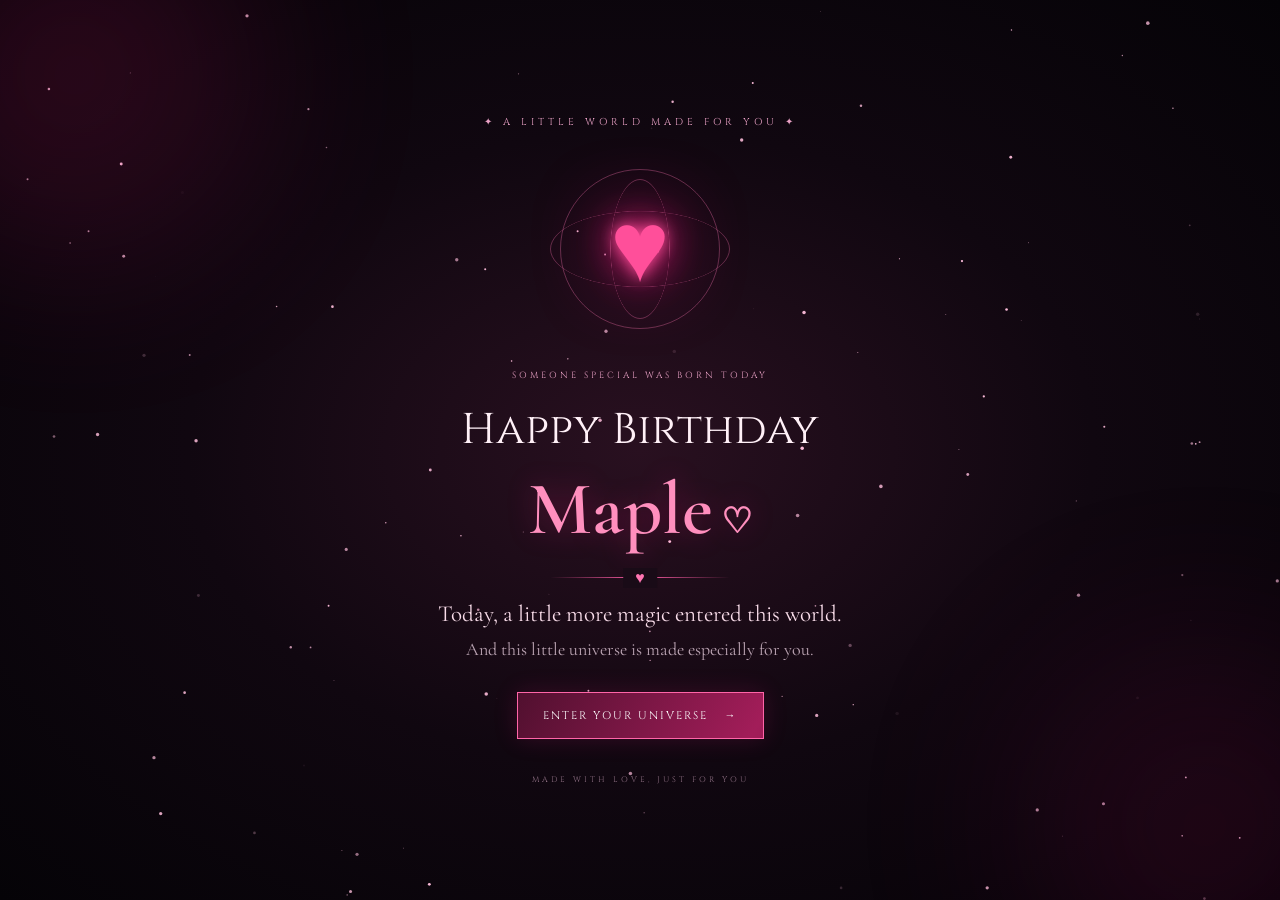
<file: index.html>
<!DOCTYPE html>
<html lang="en">
<head>
  <meta charset="UTF-8">
  <meta name="viewport" content="width=device-width, initial-scale=1.0">
  <title>For Maple ♡</title>
  <link rel="stylesheet" href="style.css">
</head>
<body>

  <canvas id="stars"></canvas>

  <div class="glow glow-one"></div>
  <div class="glow glow-two"></div>

  <main class="welcome-card">

    <p class="top-badge">✦ A LITTLE WORLD MADE FOR YOU ✦</p>

    <div class="heart-container">
      <div class="heart-orbit orbit-one"></div>
      <div class="heart-orbit orbit-two"></div>
      <div class="heart-orbit orbit-three"></div>
      <span class="heart">♥</span>
    </div>

    <p class="eyebrow">SOMEONE SPECIAL WAS BORN TODAY</p>

    <h1>Happy Birthday</h1>
    <h2 class="name">Maple<span>♡</span></h2>

    <div class="divider"><span>♥</span></div>

    <p class="message">
      Today, a little more magic entered this world.
    </p>

    <p class="birthday-note">
      And this little universe is made especially for you.
    </p>

    <button id="enterButton" class="enter-button">
      ENTER YOUR UNIVERSE <span>→</span>
    </button>

    <p class="bottom-note">MADE WITH LOVE, JUST FOR YOU</p>

  </main>

  <div id="transitionOverlay" class="transition-overlay">
    <div class="transition-heart">♥</div>
    <p>YOUR UNIVERSE AWAITS</p>
    <h2>Welcome, Maple</h2>
    <span>Opening your little world...</span>
  </div>

  <script src="script.js"></script>
</body>
</html>
</file>
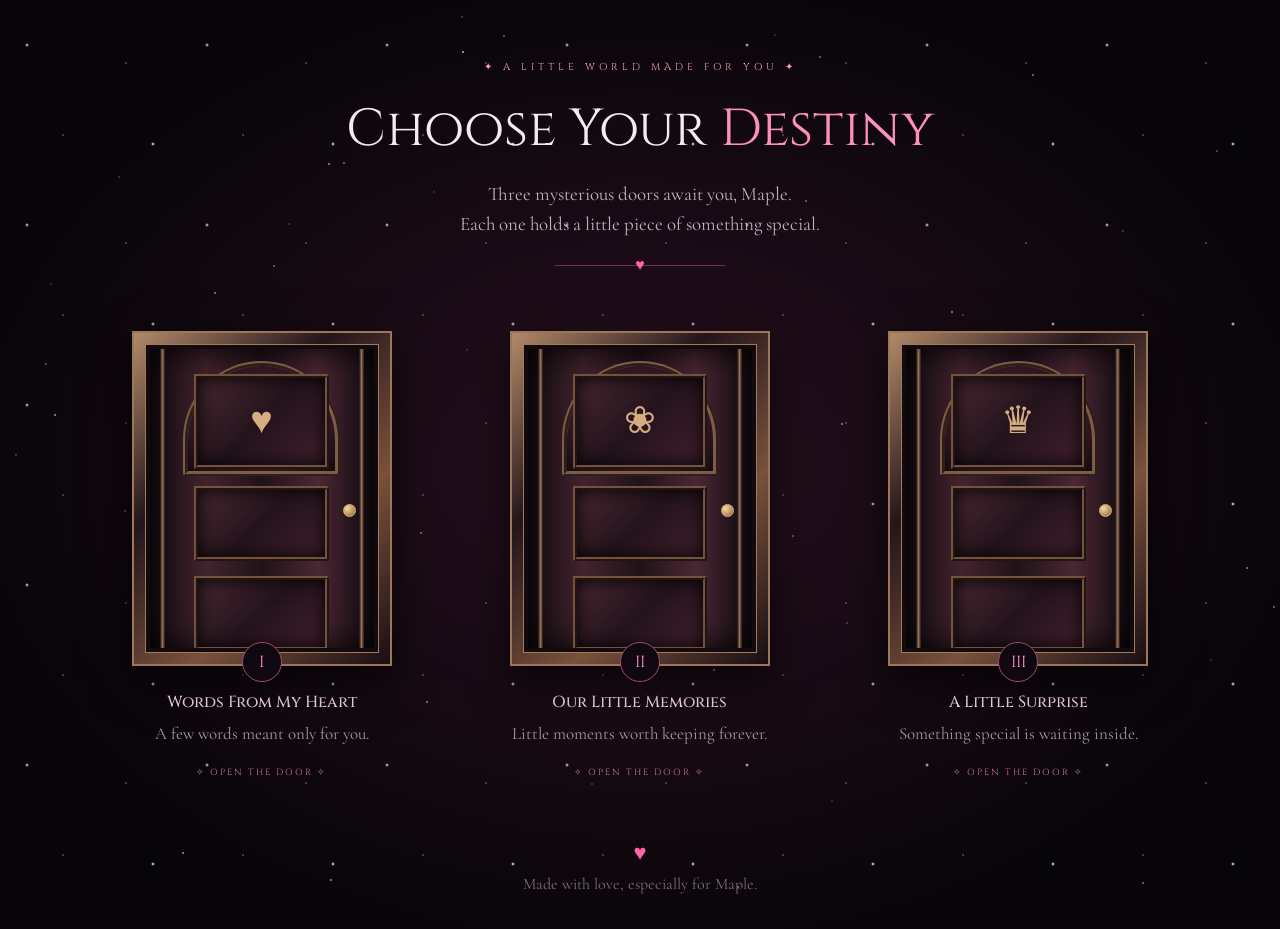
<file: page2.html>
<!DOCTYPE html>
<html lang="en">
<head>
  <meta charset="UTF-8">
  <meta name="viewport" content="width=device-width, initial-scale=1.0">
  <title>Maple's Secret World ♡</title>
  <link rel="stylesheet" href="page2.css">
</head>
<body>

  <div class="stars" id="stars"></div>

  <header class="intro">
    <p class="eyebrow">✦ A LITTLE WORLD MADE FOR YOU ✦</p>
    <h1>Choose Your <span>Destiny</span></h1>
    <p class="subtitle">
      Three mysterious doors await you, Maple.<br>
      Each one holds a little piece of something special.
    </p>
    <div class="divider">♥</div>
  </header>

  <main class="doors-container">

    <button class="door-card" data-door="heart">
      <div class="door-frame">
        <div class="door">
          <div class="door-arch"></div>
          <div class="door-panel panel-top">♥</div>
          <div class="door-panel panel-middle"></div>
          <div class="door-panel panel-bottom"></div>
          <div class="door-handle"></div>
        </div>
        <div class="door-number">I</div>
      </div>
      <h2>Words From My Heart</h2>
      <p>A few words meant only for you.</p>
      <span class="door-hint">✧ OPEN THE DOOR ✧</span>
    </button>

    <button class="door-card" data-door="memories">
      <div class="door-frame">
        <div class="door">
          <div class="door-arch"></div>
          <div class="door-panel panel-top">❀</div>
          <div class="door-panel panel-middle"></div>
          <div class="door-panel panel-bottom"></div>
          <div class="door-handle"></div>
        </div>
        <div class="door-number">II</div>
      </div>
      <h2>Our Little Memories</h2>
      <p>Little moments worth keeping forever.</p>
      <span class="door-hint">✧ OPEN THE DOOR ✧</span>
    </button>

    <button class="door-card" data-door="surprise">
      <div class="door-frame">
        <div class="door">
          <div class="door-arch"></div>
          <div class="door-panel panel-top">♛</div>
          <div class="door-panel panel-middle"></div>
          <div class="door-panel panel-bottom"></div>
          <div class="door-handle"></div>
        </div>
        <div class="door-number">III</div>
      </div>
      <h2>A Little Surprise</h2>
      <p>Something special is waiting inside.</p>
      <span class="door-hint">✧ OPEN THE DOOR ✧</span>
    </button>

  </main>

  <footer>♥<p>Made with love, especially for Maple.</p></footer>

  <div class="modal" id="modal" aria-hidden="true">
    <div class="modal-box">
      <button class="close-button" id="closeModal" aria-label="Close">×</button>
      <div class="modal-icon" id="modalIcon">♥</div>
      <p class="modal-eyebrow">A LITTLE SECRET FOR MAPLE</p>
      <h2 id="modalTitle">A Special Message</h2>
      <div class="modal-divider">✦ ♥ ✦</div>
      <p id="modalText"></p>
      <p id="modalExtra"></p>
    </div>
  </div>

  <script src="page2.js"></script>
</body>
</html>
</file>
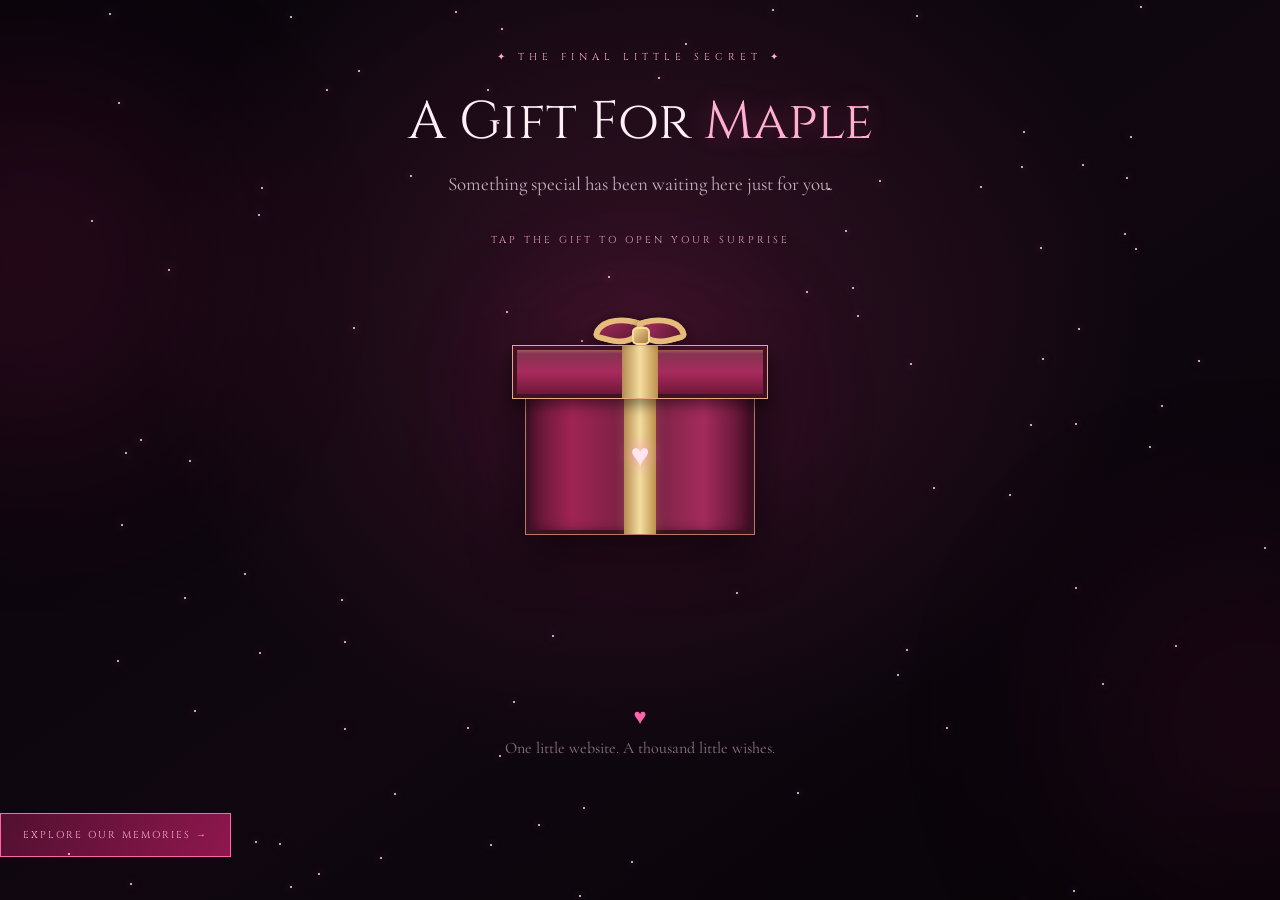
<file: page3.html>
<!DOCTYPE html>
<html lang="en">
<head>
  <meta charset="UTF-8">
  <meta name="viewport" content="width=device-width, initial-scale=1.0">
  <title>A Special Surprise for Maple ♡</title>
  <link rel="stylesheet" href="page3.css">
</head>
<body>

  <div class="stars" id="stars"></div>

  <div class="ambient ambient-one"></div>
  <div class="ambient ambient-two"></div>

  <header class="heading">
    <p class="eyebrow">✦ THE FINAL LITTLE SECRET ✦</p>
    <h1>A Gift For <span>Maple</span></h1>
    <p class="subtitle">
      Something special has been waiting here just for you.
    </p>
  </header>

  <main>
    <section class="gift-section" id="giftSection">

      <p class="gift-instruction" id="giftInstruction">
        TAP THE GIFT TO OPEN YOUR SURPRISE
      </p>

      <button class="gift-button" id="giftButton" aria-label="Open your birthday gift">

        <div class="gift-glow"></div>

        <div class="gift-box" id="giftBox">

          <div class="gift-lid" id="giftLid">
            <div class="lid-ribbon"></div>
            <div class="bow">
              <span class="bow-loop bow-left"></span>
              <span class="bow-loop bow-right"></span>
              <span class="bow-knot"></span>
            </div>
          </div>

          <div class="gift-body">
            <div class="body-ribbon"></div>
            <div class="gift-heart">♥</div>
          </div>

        </div>
      </button>

      <div class="letter" id="letter" aria-hidden="true">

        <div class="letter-top">✦ A LETTER FOR YOU ✦</div>

        <div class="letter-heart">♡</div>

        <h2>Dear Maple,</h2>

        <div class="letter-content">
          <p>
            Happy Birthday to someone who deserves all the beautiful
            things this world has to offer. 🎀
          </p>

          <p>
            I made this little corner of the internet just for you,
            hoping it would bring a smile to your face.
          </p>

          <p>
            May your days be filled with laughter, your heart with
            happiness, and your life with countless lovely memories.
          </p>

          <p>
            Never forget that you deserve to be appreciated,
            celebrated, and treated with kindness.
          </p>

          <p class="letter-ending">
            Happy Birthday, Maple. ♡
          </p>
        </div>

        <div class="letter-signature">
          Made with love <span>♥</span>
        </div>

        <button class="replay-button" id="replayButton">
          EXPERIENCE THE MAGIC AGAIN ↻
        </button>

      </div>

    </section>
  </main>

  <footer>
    <span>♥</span>
    <p>One little website. A thousand little wishes.</p>
  </footer>

  <script src="page3.js"></script>
  <a href="page4.html" class="next-page-button">
  EXPLORE OUR MEMORIES →
</a>
</body>
</html>
</file>
<file: style.css>
@import url('https://fonts.googleapis.com/css2?family=Cinzel:wght@400;500;600&family=Cormorant+Garamond:wght@400;500;600;700&display=swap');

* {
  margin: 0;
  padding: 0;
  box-sizing: border-box;
}

body {
  min-height: 100vh;
  overflow: hidden;
  display: grid;
  place-items: center;
  color: #fff0f7;
  background:
    radial-gradient(ellipse at center, #291020 0%, #100710 50%, #050307 100%);
  font-family: "Cormorant Garamond", serif;
}

#stars {
  position: fixed;
  inset: 0;
  width: 100%;
  height: 100%;
  pointer-events: none;
}

.glow {
  position: fixed;
  width: 350px;
  height: 350px;
  border-radius: 50%;
  filter: blur(100px);
  opacity: .15;
  pointer-events: none;
  animation: floatGlow 8s ease-in-out infinite alternate;
}

.glow-one {
  background: #ff238a;
  top: -100px;
  left: -100px;
}

.glow-two {
  background: #b31368;
  right: -100px;
  bottom: -100px;
  animation-delay: -4s;
}

@keyframes floatGlow {
  to {
    transform: translate(70px, 50px);
  }
}

.welcome-card {
  position: relative;
  z-index: 1;
  width: min(650px, 92%);
  padding: 35px 25px;
  text-align: center;
  animation: appear 1.2s ease both;
}

@keyframes appear {
  from {
    opacity: 0;
    transform: translateY(25px);
  }
  to {
    opacity: 1;
    transform: translateY(0);
  }
}

.top-badge,
.eyebrow,
.bottom-note {
  font-family: "Cinzel", serif;
  font-size: 10px;
  letter-spacing: 4px;
  color: #e9a1c5;
}

.heart-container {
  position: relative;
  width: 180px;
  height: 180px;
  margin: 30px auto;
  display: grid;
  place-items: center;
}

.heart {
  font-size: 100px;
  color: #ff4f9a;
  text-shadow:
    0 0 15px #ff4f9a,
    0 0 40px #ff238a,
    0 0 80px #d91470;
  animation: heartbeat 1.5s ease-in-out infinite;
}

@keyframes heartbeat {
  0%, 100% {
    transform: scale(1);
  }
  50% {
    transform: scale(1.13);
  }
}

.heart-orbit {
  position: absolute;
  inset: 10px;
  border: 1px solid #ff76b555;
  border-radius: 50%;
}

.orbit-one {
  animation: orbit 9s linear infinite;
}

.orbit-two {
  inset: 0;
  transform: rotateX(65deg);
  animation: orbit 12s linear infinite reverse;
}

.orbit-three {
  inset: 20px;
  transform: rotateY(65deg);
  animation: orbit 15s linear infinite;
}

@keyframes orbit {
  to {
    transform: rotate(360deg);
  }
}

.eyebrow {
  font-size: 9px;
  letter-spacing: 3px;
}

h1 {
  margin-top: 20px;
  font-family: "Cinzel", serif;
  font-size: clamp(28px, 5vw, 43px);
  font-weight: 400;
}

.name {
  margin-top: 5px;
  font-size: clamp(48px, 9vw, 75px);
  color: #ff8fbe;
  font-weight: 600;
  text-shadow: 0 0 30px #ff238a55;
}

.name span {
  font-size: 35px;
  margin-left: 8px;
}

.divider {
  width: 180px;
  height: 1px;
  margin: 22px auto;
  background: linear-gradient(90deg, transparent, #ff5da6, transparent);
  position: relative;
}

.divider span {
  position: absolute;
  left: 50%;
  top: 50%;
  transform: translate(-50%, -50%);
  padding: 0 12px;
  background: #190b17;
  color: #ff75b2;
}

.message {
  font-size: 23px;
  color: #f8dce9;
}

.birthday-note {
  margin-top: 10px;
  color: #bba4b3;
  font-size: 18px;
}

.enter-button {
  margin-top: 32px;
  padding: 15px 25px;
  border: 1px solid #ff65a8;
  background: linear-gradient(120deg, #51102f, #a21d59, #51102f);
  background-size: 200% 100%;
  color: white;
  font-family: "Cinzel", serif;
  font-size: 11px;
  letter-spacing: 2px;
  cursor: pointer;
  box-shadow: 0 0 25px #ff238a25;
  transition: .3s ease;
}

.enter-button span {
  margin-left: 12px;
}

.enter-button:hover {
  background-position: 100% 0;
  box-shadow: 0 0 35px #ff238a80;
  transform: translateY(-3px);
}

.bottom-note {
  margin-top: 35px;
  font-size: 8px;
  letter-spacing: 3px;
  color: #8f7084;
}

.transition-overlay {
  position: fixed;
  inset: 0;
  z-index: 10;
  display: flex;
  flex-direction: column;
  align-items: center;
  justify-content: center;
  gap: 16px;
  background: #08040b;
  opacity: 0;
  visibility: hidden;
  transition: opacity .7s ease, visibility .7s ease;
}

.transition-overlay.active {
  opacity: 1;
  visibility: visible;
}

.transition-heart {
  color: #ff4f9a;
  font-size: 70px;
  text-shadow: 0 0 40px #ff238a;
  animation: heartbeat 1s infinite;
}

.transition-overlay p {
  font-family: "Cinzel", serif;
  color: #ff9bc7;
  font-size: 10px;
  letter-spacing: 5px;
}

.transition-overlay h2 {
  font-family: "Cinzel", serif;
  font-size: clamp(28px, 6vw, 45px);
  font-weight: 400;
}

.transition-overlay > span {
  color: #ad8fa2;
  font-size: 18px;
}

@media (max-width: 480px) {
  .welcome-card {
    padding: 20px 10px;
  }

  .top-badge {
    font-size: 8px;
    letter-spacing: 2px;
  }

  .heart-container {
    transform: scale(.85);
    margin: 15px auto;
  }

  .message {
    font-size: 20px;
  }

  .birthday-note {
    font-size: 16px;
  }

  .enter-button {
    padding: 14px 15px;
    font-size: 10px;
  }
}
</file>
<file: page2.css>
@import url('https://fonts.googleapis.com/css2?family=Cinzel:wght@400;500;600&family=Cormorant+Garamond:wght@400;500;600;700&display=swap');

* {
  margin: 0;
  padding: 0;
  box-sizing: border-box;
}

body {
  min-height: 100vh;
  color: #f9eaf2;
  background: radial-gradient(ellipse at center, #28101f, #08050a 75%);
  font-family: "Cormorant Garamond", serif;
}

button {
  font: inherit;
}

.stars {
  position: fixed;
  inset: 0;
  z-index: -1;
  pointer-events: none;
  background-image:
    radial-gradient(2px 2px at 15% 25%, #ffd9eb, transparent),
    radial-gradient(1px 1px at 70% 35%, #ff9bc7, transparent),
    radial-gradient(2px 2px at 85% 80%, #fff, transparent),
    radial-gradient(1px 1px at 35% 75%, #ff9bc7, transparent);
  background-size: 180px 180px;
  animation: starsMove 25s linear infinite;
}

@keyframes starsMove {
  to { background-position: 180px 180px; }
}

.intro {
  text-align: center;
  padding: 60px 20px 30px;
}

.eyebrow,
.modal-eyebrow {
  color: #ff9bc7;
  font-family: "Cinzel", serif;
  font-size: 10px;
  letter-spacing: 4px;
}

.intro h1 {
  margin-top: 20px;
  font-family: "Cinzel", serif;
  font-size: clamp(30px, 5vw, 52px);
  font-weight: 400;
}

.intro h1 span {
  color: #ff8fbe;
}

.subtitle {
  margin-top: 15px;
  color: #c6aebc;
  font-size: 19px;
  line-height: 1.6;
}

.divider {
  width: 170px;
  margin: 25px auto 0;
  color: #ff65a8;
  border-bottom: 1px solid #ff65a866;
  line-height: 0;
}

.doors-container {
  width: min(1100px, 94%);
  margin: 35px auto 50px;
  display: grid;
  grid-template-columns: repeat(3, minmax(0, 1fr));
  gap: 35px;
}

.door-card {
  min-width: 0;
  color: #f9eaf2;
  background: transparent;
  border: none;
  cursor: pointer;
  text-align: center;
}

.door-frame {
  position: relative;
  width: min(100%, 260px);
  height: 335px;
  margin: 0 auto 25px;
  padding: 12px;
  background: linear-gradient(135deg, #b28a69, #24151b, #79513c, #180e13);
  border: 2px solid #9d7659;
  box-shadow: 0 15px 40px #000a;
  transition: .4s ease;
}

.door-card:hover .door-frame {
  transform: translateY(-8px);
  box-shadow: 0 20px 45px #000b, 0 0 30px #ff4f9a55;
}

.door {
  position: relative;
  width: 100%;
  height: 100%;
  overflow: hidden;
  transform-origin: left center;
  border: 4px solid #120a0e;
  outline: 1px solid #a17a58;
  background: linear-gradient(90deg, #130c11, #42232e, #211219, #4a2734, #130c11);
  box-shadow: inset 0 0 35px #000;
  transition: transform 1s ease;
}

.door::before,
.door::after {
  content: "";
  position: absolute;
  top: 0;
  bottom: 0;
  width: 5px;
  background: linear-gradient(90deg, #120b0e, #967052, #211319);
}

.door::before { left: 10px; }
.door::after { right: 10px; }

.door-arch {
  position: absolute;
  top: 12px;
  left: 15%;
  width: 70%;
  height: 115px;
  border: 5px ridge #805c46;
  border-radius: 100px 100px 4px 4px;
  background: radial-gradient(ellipse, #672b47, #130b10);
}

.door-panel {
  position: absolute;
  left: 20%;
  width: 60%;
  display: grid;
  place-items: center;
  border: 4px ridge #75513e;
  background: linear-gradient(135deg, #492832, #24131c, #42202e);
  box-shadow: inset 0 0 18px #000;
}

.panel-top {
  top: 25px;
  height: 95px;
  color: #d4ad80;
  font-size: 38px;
}

.panel-middle {
  top: 137px;
  height: 75px;
}

.panel-bottom {
  top: 227px;
  height: 75px;
}

.door-handle {
  position: absolute;
  right: 18px;
  top: 52%;
  width: 13px;
  height: 13px;
  border-radius: 50%;
  border: 1px solid #d8b27b;
  background: radial-gradient(circle at 30% 30%, #f7db9c, #8c6034);
  z-index: 2;
}

.door-number {
  position: absolute;
  bottom: -18px;
  left: 50%;
  transform: translateX(-50%);
  width: 40px;
  height: 40px;
  display: grid;
  place-items: center;
  border: 1px solid #a14c72;
  border-radius: 50%;
  background: #100810;
  color: #ff9bc7;
  font-family: "Cinzel", serif;
}

.door-card:hover .door {
  box-shadow: inset 0 0 35px #ff4f9a33;
}

.door-card.opening .door {
  transform: perspective(800px) rotateY(-65deg);
}

.door-card h2 {
  font-family: "Cinzel", serif;
  font-size: 16px;
  font-weight: 500;
  color: #f8dce9;
}

.door-card > p {
  margin: 10px 0 16px;
  color: #a997a2;
  font-size: 17px;
}

.door-hint {
  color: #d27ba2;
  font-family: "Cinzel", serif;
  font-size: 9px;
  letter-spacing: 2px;
}

footer {
  padding: 10px 20px 35px;
  text-align: center;
  color: #ff65a8;
  font-size: 22px;
}

footer p {
  margin-top: 8px;
  color: #806d79;
  font-size: 16px;
}

.modal {
  position: fixed;
  inset: 0;
  z-index: 10;
  display: flex;
  align-items: center;
  justify-content: center;
  padding: 20px;
  background: #050207df;
  backdrop-filter: blur(10px);
  opacity: 0;
  visibility: hidden;
  transition: .4s ease;
}

.modal.active {
  opacity: 1;
  visibility: visible;
}

.modal-box {
  position: relative;
  width: min(540px, 100%);
  padding: 50px 30px;
  text-align: center;
  background: linear-gradient(145deg, #351323, #0c080e);
  border: 1px solid #a94d78;
  box-shadow: 0 0 40px #ff4f9a30;
  transform: translateY(15px);
  transition: .4s ease;
}

.modal.active .modal-box {
  transform: translateY(0);
}

.close-button {
  position: absolute;
  right: 14px;
  top: 5px;
  color: #dca1bd;
  background: none;
  border: none;
  font-size: 32px;
  cursor: pointer;
}

.modal-icon {
  margin-bottom: 15px;
  color: #ff9bc7;
  font-size: 40px;
}

.modal-box h2 {
  margin-top: 15px;
  font-family: "Cinzel", serif;
  font-size: 26px;
  font-weight: 400;
}

.modal-divider {
  margin: 18px 0;
  color: #ff65a8;
}

#modalText {
  color: #d5bdca;
  font-size: 21px;
  line-height: 1.7;
  white-space: pre-line;
}

#modalExtra {
  margin-top: 20px;
  color: #ff9bc7;
  font-size: 18px;
}

@media (max-width: 850px) {
  .doors-container {
    grid-template-columns: repeat(2, minmax(0, 1fr));
    gap: 45px 25px;
  }

  .door-card:last-child {
    grid-column: 1 / -1;
  }
}

@media (max-width: 560px) {
  .intro {
    padding-top: 40px;
  }

  .eyebrow {
    font-size: 8px;
    letter-spacing: 2px;
  }

  .subtitle {
    font-size: 17px;
  }

  .doors-container {
    grid-template-columns: 1fr;
    gap: 45px;
  }

  .door-card:last-child {
    grid-column: auto;
  }

  .door-frame {
    width: 235px;
    height: 310px;
  }

  .modal-box {
    padding: 45px 20px 35px;
  }
}
</file>
<file: page3.css>
@import url('https://fonts.googleapis.com/css2?family=Cinzel:wght@400;500;600&family=Cormorant+Garamond:wght@400;500;600;700&display=swap');

:root {
  --pink: #ff4f9a;
  --pink-light: #ffb0d1;
  --pink-dark: #8f174e;
  --gold: #d4b17b;
  --background: #08050a;
}

* {
  box-sizing: border-box;
  margin: 0;
  padding: 0;
}

body {
  min-height: 100vh;
  overflow-x: hidden;
  color: #fff0f7;
  background:
    radial-gradient(ellipse at 50% 35%, #321124, transparent 55%),
    linear-gradient(145deg, #08050a, #100710 55%, #060407);
  font-family: "Cormorant Garamond", serif;
}

.stars {
  position: fixed;
  inset: 0;
  z-index: 0;
  pointer-events: none;
  overflow: hidden;
}

.star {
  position: absolute;
  width: 2px;
  height: 2px;
  border-radius: 50%;
  background: #ffe2f0;
  box-shadow: 0 0 8px #ff72b5;
  animation: twinkle var(--duration) ease-in-out infinite alternate;
}

@keyframes twinkle {
  from { opacity: .15; transform: scale(.7); }
  to { opacity: 1; transform: scale(1.5); }
}

.ambient {
  position: fixed;
  width: 350px;
  height: 350px;
  border-radius: 50%;
  filter: blur(110px);
  opacity: .13;
  pointer-events: none;
}

.ambient-one {
  top: 10%;
  left: -150px;
  background: #ff238a;
}

.ambient-two {
  right: -150px;
  bottom: 0;
  background: #9b185b;
}

.heading,
main,
footer {
  position: relative;
  z-index: 1;
}

.heading {
  text-align: center;
  padding: 50px 20px 0;
  animation: fadeUp .9s ease both;
}

.eyebrow {
  font-family: "Cinzel", serif;
  color: var(--pink-light);
  font-size: 10px;
  letter-spacing: 5px;
}

.heading h1 {
  margin-top: 22px;
  font-family: "Cinzel", serif;
  font-size: clamp(32px, 5vw, 53px);
  font-weight: 400;
}

.heading h1 span {
  color: var(--pink-light);
  text-shadow: 0 0 25px #ff4f9a55;
}

.subtitle {
  margin-top: 14px;
  color: #c6aebc;
  font-size: 19px;
}

.gift-section {
  display: flex;
  flex-direction: column;
  align-items: center;
  padding: 20px 18px 45px;
}

.gift-instruction {
  margin-top: 18px;
  font-family: "Cinzel", serif;
  font-size: 10px;
  letter-spacing: 3px;
  color: #e8a0c3;
  text-align: center;
  animation: instructionPulse 2s ease-in-out infinite;
}

@keyframes instructionPulse {
  0%, 100% { opacity: .6; }
  50% { opacity: 1; }
}

/* GIFT BOX */

.gift-button {
  position: relative;
  display: grid;
  place-items: center;
  width: 340px;
  height: 300px;
  margin-top: 10px;
  background: transparent;
  border: none;
  cursor: pointer;
  -webkit-tap-highlight-color: transparent;
}

.gift-glow {
  position: absolute;
  width: 230px;
  height: 180px;
  border-radius: 50%;
  background: #ff238a;
  filter: blur(75px);
  opacity: .17;
  transition: opacity .6s ease, transform .6s ease;
}

.gift-button:hover .gift-glow {
  opacity: .35;
  transform: scale(1.2);
}

.gift-box {
  position: relative;
  width: 230px;
  height: 190px;
  margin-top: 65px;
  filter: drop-shadow(0 20px 25px #0008);
  animation: giftFloat 3s ease-in-out infinite;
  transform-style: preserve-3d;
}

@keyframes giftFloat {
  0%, 100% { transform: translateY(0); }
  50% { transform: translateY(-9px); }
}

.gift-body {
  position: absolute;
  left: 0;
  bottom: 0;
  width: 230px;
  height: 145px;
  overflow: hidden;
  border: 1px solid #b97868;
  background:
    linear-gradient(90deg, #57132f, #9f2454 20%, #70203e 50%, #a42b5c 78%, #4d102b);
  box-shadow:
    inset 0 0 0 4px #3a1024,
    inset 8px 0 15px #0004,
    inset -8px 0 15px #0005;
}

.body-ribbon {
  position: absolute;
  top: 0;
  left: 43%;
  width: 14%;
  height: 100%;
  background: linear-gradient(90deg, #b48b50, #f5dda0, #bd914d);
  box-shadow: 0 0 12px #f5dda033;
}

.gift-heart {
  position: absolute;
  top: 45%;
  left: 50%;
  transform: translate(-50%, -50%);
  color: #ffe5ef;
  font-size: 32px;
  text-shadow: 0 0 15px #ff8fbe;
}

.gift-lid {
  position: absolute;
  z-index: 3;
  top: 0;
  left: -13px;
  width: 256px;
  height: 54px;
  border: 1px solid #e1ad80;
  background: linear-gradient(180deg, #c18b65, #853451 15%, #a82b5d 50%, #65142f);
  box-shadow:
    inset 0 0 0 4px #401127,
    0 7px 12px #0006;
  transform-origin: 15px 45px;
  transition: transform 1s cubic-bezier(.2,.75,.2,1);
}

.lid-ribbon {
  position: absolute;
  left: 43%;
  top: 0;
  width: 14%;
  height: 100%;
  background: linear-gradient(90deg, #b48b50, #f5dda0, #bd914d);
}

.bow {
  position: absolute;
  left: 50%;
  top: -34px;
  transform: translateX(-50%);
  width: 100px;
  height: 45px;
}

.bow-loop {
  position: absolute;
  top: 3px;
  width: 46px;
  height: 30px;
  border: 6px solid #e5bc7a;
  background: linear-gradient(135deg, #a52d5c, #5e1734);
  box-shadow: 0 0 8px #0005;
}

.bow-left {
  left: 5px;
  border-radius: 90% 15% 70% 20%;
  transform: rotate(15deg);
}

.bow-right {
  right: 5px;
  border-radius: 15% 90% 20% 70%;
  transform: rotate(-15deg);
}

.bow-knot {
  position: absolute;
  z-index: 2;
  top: 15px;
  left: 42px;
  width: 18px;
  height: 18px;
  border: 2px solid #f5dda0;
  border-radius: 5px;
  background: linear-gradient(135deg, #f1d291, #a8793d);
}

.gift-button:hover .gift-box {
  animation: giftWiggle .5s ease-in-out;
}

@keyframes giftWiggle {
  0%, 100% { transform: rotate(0); }
  25% { transform: rotate(-3deg); }
  75% { transform: rotate(3deg); }
}

/* OPEN GIFT */

.gift-section.opened .gift-lid {
  transform: translate(-18px, -105px) rotate(-23deg);
}

.gift-section.opened .gift-box {
  animation: none;
}

.gift-section.opened .gift-glow {
  opacity: .5;
  transform: scale(1.3);
}

.gift-section.opened .gift-button {
  cursor: default;
}

.gift-section.opened .gift-instruction {
  opacity: 0;
  height: 0;
  margin: 0;
}

/* LETTER */

.letter {
  width: min(600px, 100%);
  margin-top: 15px;
  padding: 35px clamp(20px, 5vw, 48px);
  border: 1px solid #c19a70;
  outline: 4px solid #24121c;
  color: #3c1c2d;
  background:
    radial-gradient(ellipse at top, #fff5ed, transparent 80%),
    linear-gradient(145deg, #f5e5d9, #e8cbbd);
  box-shadow: 0 0 0 5px #4b2035, 0 15px 55px #0008;
  text-align: left;
  opacity: 0;
  visibility: hidden;
  transform: translateY(35px) scale(.97);
  max-height: 0;
  overflow: hidden;
  transition:
    opacity .8s ease,
    transform .8s ease,
    max-height 1s ease,
    margin-top .8s ease,
    visibility .8s ease;
}

.gift-section.opened .letter {
  opacity: 1;
  visibility: visible;
  transform: translateY(0) scale(1);
  max-height: 1000px;
  margin-top: 30px;
}

.letter-top {
  text-align: center;
  font-family: "Cinzel", serif;
  font-size: 10px;
  letter-spacing: 4px;
  color: #9c496a;
}

.letter-heart {
  margin: 20px 0;
  text-align: center;
  color: #a52459;
  font-size: 42px;
}

.letter h2 {
  margin-bottom: 20px;
  font-family: "Cinzel", serif;
  font-weight: 500;
  font-size: 24px;
  color: #67203e;
}

.letter-content p {
  margin-top: 15px;
  font-size: 19px;
  line-height: 1.7;
}

.letter-content .letter-ending {
  margin-top: 25px;
  font-weight: 700;
  color: #9d2858;
}

.letter-signature {
  margin-top: 25px;
  padding-top: 15px;
  border-top: 1px solid #cba9a2;
  text-align: right;
  font-family: "Cinzel", serif;
  font-size: 12px;
  color: #87405d;
}

.letter-signature span {
  color: #b5235c;
}

.replay-button {
  display: block;
  margin: 25px auto 0;
  padding: 12px 16px;
  border: 1px solid #a7476e;
  color: #772447;
  background: transparent;
  font-family: "Cinzel", serif;
  font-size: 9px;
  letter-spacing: 1px;
  cursor: pointer;
  transition: .3s ease;
}

.replay-button:hover {
  color: #fff;
  background: #8e2450;
}

/* CONFETTI */

.confetti {
  position: fixed;
  top: -20px;
  z-index: 20;
  width: 8px;
  height: 13px;
  pointer-events: none;
  animation: confettiFall var(--fall-time) linear forwards;
}

@keyframes confettiFall {
  to {
    transform: translate3d(var(--drift), 110vh, 0) rotate(850deg);
    opacity: 0;
  }
}

.floating-heart {
  position: fixed;
  bottom: -30px;
  z-index: 15;
  color: #ff80b8;
  font-size: 22px;
  pointer-events: none;
  animation: heartRise 3s ease-out forwards;
}

@keyframes heartRise {
  to {
    transform: translateY(-110vh) rotate(35deg);
    opacity: 0;
  }
}

footer {
  text-align: center;
  padding: 15px 15px 30px;
  color: #ff65a8;
  font-size: 22px;
}

footer p {
  margin-top: 8px;
  color: #8e7484;
  font-size: 16px;
}

@keyframes fadeUp {
  from { opacity: 0; transform: translateY(20px); }
  to { opacity: 1; transform: translateY(0); }
}

@media (max-width: 500px) {
  .heading {
    padding-top: 38px;
  }

  .eyebrow {
    font-size: 8px;
    letter-spacing: 3px;
  }

  .subtitle {
    font-size: 17px;
    line-height: 1.5;
  }

  .gift-button {
    transform: scale(.85);
    margin-top: 0;
    margin-bottom: -15px;
  }

  .letter {
    padding: 28px 20px;
  }

  .letter-content p {
    font-size: 18px;
  }
}

@media (prefers-reduced-motion: reduce) {
  *, *::before, *::after {
    animation-duration: .01ms !important;
    animation-iteration-count: 1 !important;
    transition-duration: .01ms !important;
  }
}
.next-page-button {
  display: inline-block;
  margin: 25px auto;
  padding: 14px 22px;
  color: #ffb0d1;
  background: linear-gradient(120deg, #51102f, #8f174e);
  border: 1px solid #ff65a8;
  text-decoration: none;
  font-family: "Cinzel", serif;
  font-size: 10px;
  letter-spacing: 2px;
  transition: .3s ease;
}

.next-page-button:hover {
  color: white;
  box-shadow: 0 0 25px #ff4f9a55;
  transform: translateY(-3px);
}
</file>
